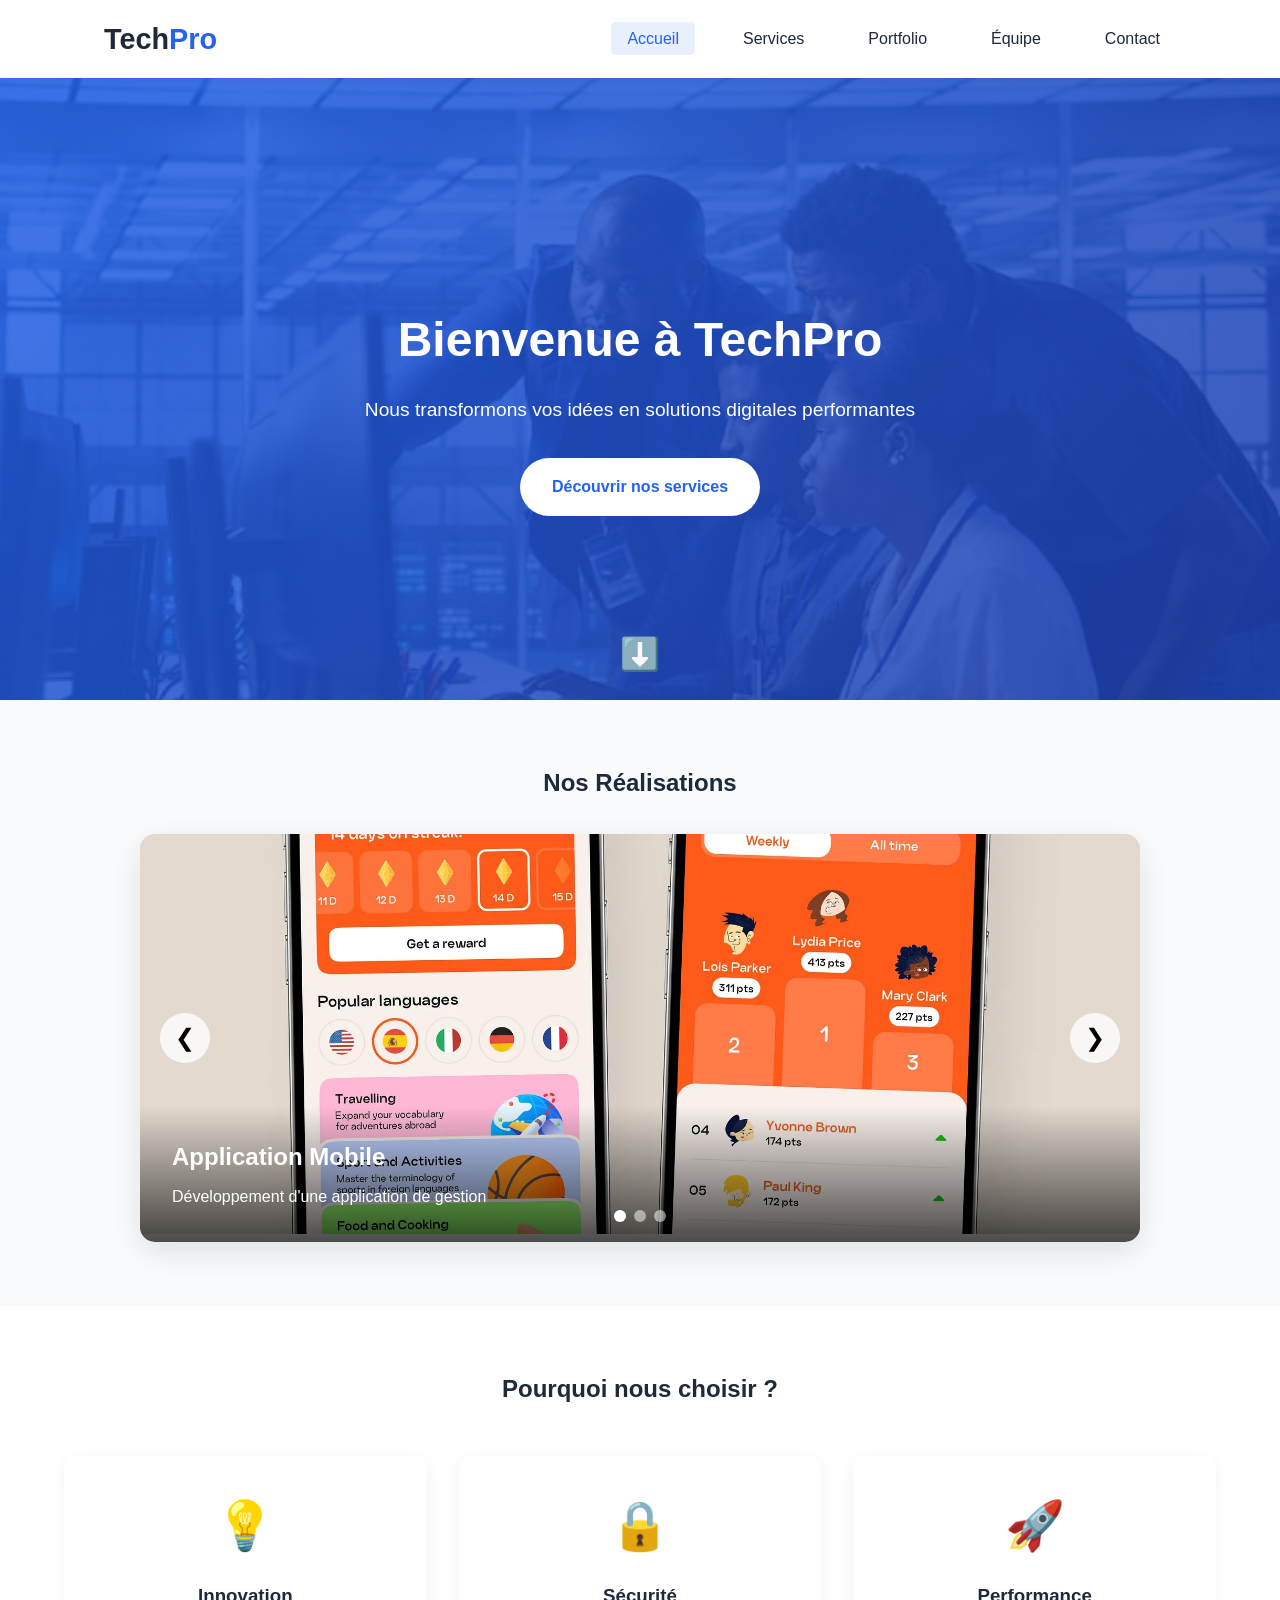
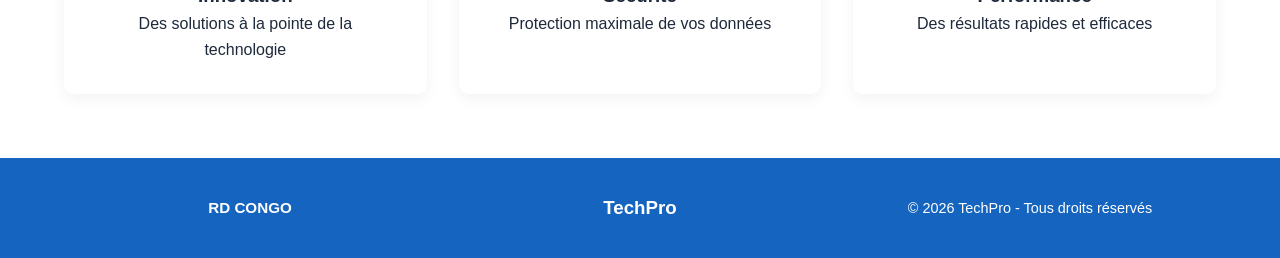
<file: index.html>
<!DOCTYPE html>
<html lang="fr">
<head>
    <meta charset="UTF-8">
    <meta name="viewport" content="width=device-width, initial-scale=1.0">
    <title>TechPro - Entreprise Informatique</title>
    <link rel="stylesheet" href="css/style.css">
</head>
<body>
    <!-- Header -->
 <header>
    <nav>
      <div class="logo">
        <h1>Tech<span>Pro</span></h1>
      </div>

      <input type="checkbox" id="burger-toggler">

      <label for="burger-toggler" class="burger">
        <div class="line1"></div>
        <div class="line2"></div>
        <div class="line3"></div>
      </label>

      <ul class="nav-links">
        <li><a href="index.html" class="active">Accueil</a></li>
        <li><a href="services.html">Services</a></li>
        <li><a href="portfolio.html">Portfolio</a></li>
        <li><a href="equipe.html">Équipe</a></li>
        <li><a href="contact.html">Contact</a></li>
      </ul>
    </nav>
  </header>

    <!-- Hero Section -->
    
<section class="hero">
    <!-- Le fond est géré par le CSS -->
    <div class="hero-content">
        <h1 class="scroll-reveal">Bienvenue à TechPro</h1>
        <p class="scroll-reveal" style="transition-delay: 0.2s;">
            Nous transformons vos idées en solutions digitales performantes
        </p>
        <a href="services.html" class="btn-primary scroll-reveal" style="transition-delay: 0.4s;">
            Découvrir nos services
        </a>
    </div>


<div class="scroll-indicator">
    <span>⬇️</span>
</div>

</section>
    <!-- Carousel Section -->
    <section class="carousel-section">
        <h2>Nos Réalisations</h2>
        <div class="carousel-container">
            <div class="carousel-slide">
                <div class="carousel-item active">
                    <img src="image/image1.webp" alt="Projet 1">
                    <div class="carousel-caption">
                        <h3>Application Mobile</h3>
                        <p>Développement d'une application de gestion</p>
                    </div>
                </div>
                <div class="carousel-item">
                    <img src="image/image2.jpg" alt="Projet 2">
                    <div class="carousel-caption">
                        <h3>Site E-commerce</h3>
                        <p>Plateforme de vente en ligne</p>
                    </div>
                </div>
                <div class="carousel-item">
                    <img src="image/image3.jpg" alt="Projet 3">
                    <div class="carousel-caption">
                        <h3>Logiciel ERP</h3>
                        <p>Solution de gestion d'entreprise</p>
                    </div>
                </div>
            </div>
            <button class="carousel-btn prev" onclick="changeSlide(-1)">&#10094;</button>
            <button class="carousel-btn next" onclick="changeSlide(1)">&#10095;</button>
            <div class="carousel-dots">
                <span class="dot active" onclick="currentSlide(0)"></span>
                <span class="dot" onclick="currentSlide(1)"></span>
                <span class="dot" onclick="currentSlide(2)"></span>
            </div>
        </div>
    </section>

    <!-- Features -->
    <section class="features">
        <h2>Pourquoi nous choisir ?</h2>
        <div class="features-grid">
            <div class="feature-card">
                <div class="feature-icon">💡</div>
                <h3>Innovation</h3>
                <p>Des solutions à la pointe de la technologie</p>
            </div>
            <div class="feature-card">
                <div class="feature-icon">🔒</div>
                <h3>Sécurité</h3>
                <p>Protection maximale de vos données</p>
            </div>
            <div class="feature-card">
                <div class="feature-icon">🚀</div>
                <h3>Performance</h3>
                <p>Des résultats rapides et efficaces</p>
            </div>
        </div>
    </section>

    <footer>
        <div class="footer-contenair">
             <div class="footer-country">
            <span>RD CONGO</span>
        </div>

            <div class="footer-logo">
                <h3>TechPro</h3>
            </div>
            <div class="footer-copyright">
                <p>&copy; 2026 TechPro - Tous droits réservés</p>
            </div>
        </div>
    </footer>

    <script src="js/script.js"></script>
</body>
</html>
</file>
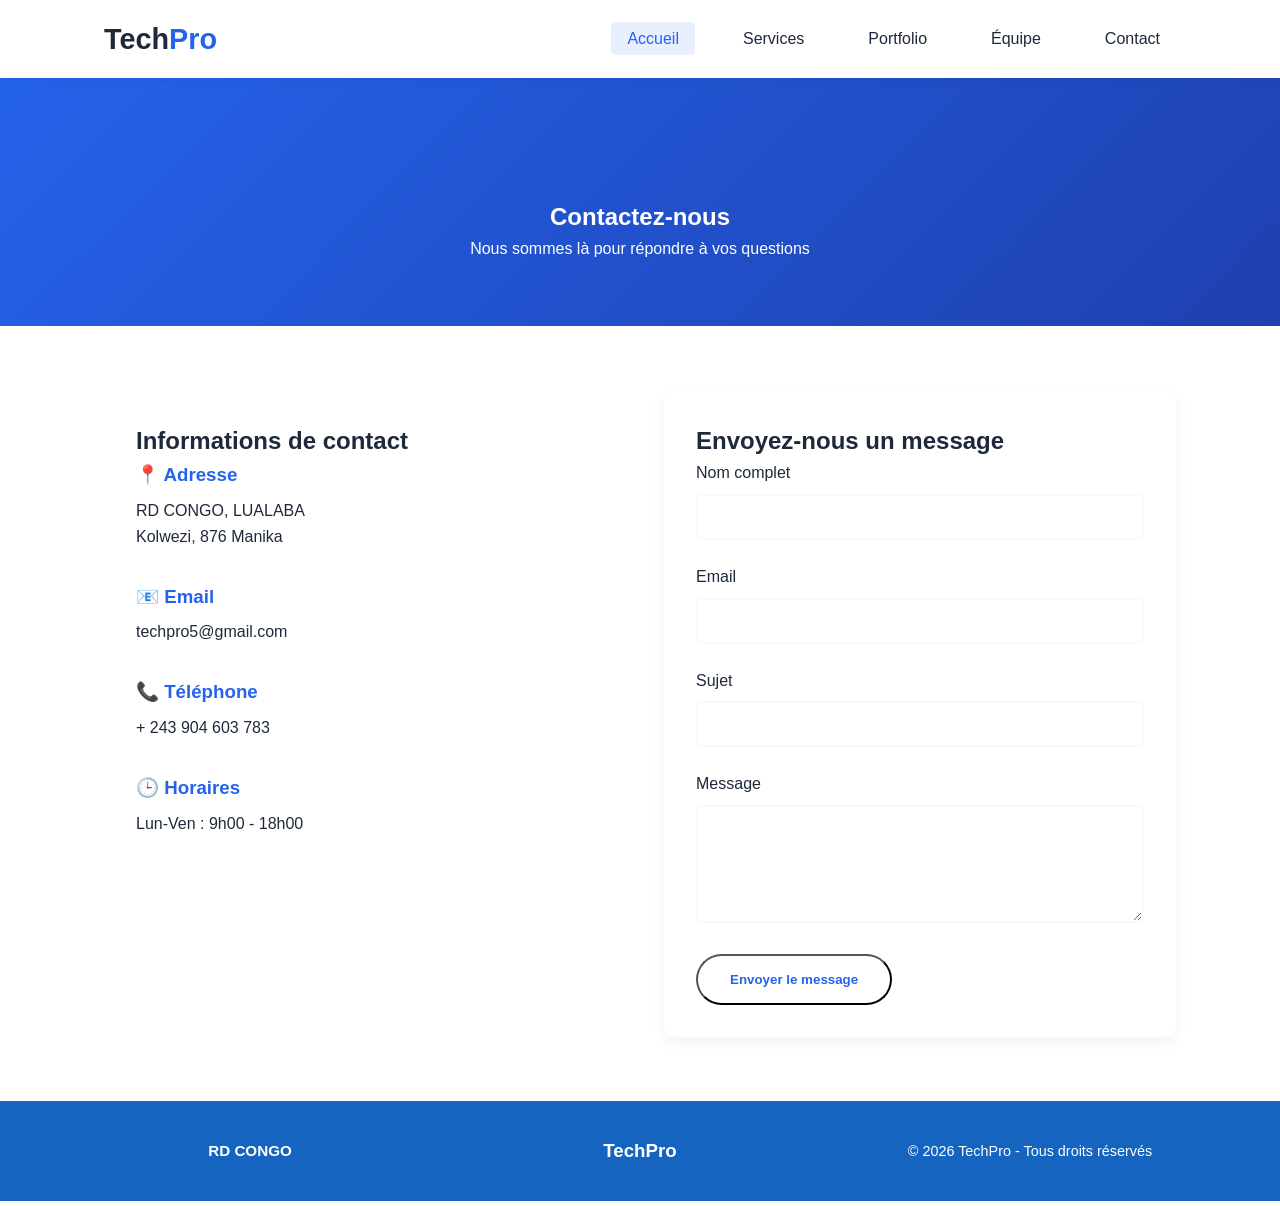
<file: contact.html>
<!DOCTYPE html>
<html lang="fr">
<head>
    <meta charset="UTF-8">
    <meta name="viewport" content="width=device-width, initial-scale=1.0">
    <title>Contact - TechPro</title>
    <link rel="stylesheet" href="css/style.css">
</head>
<body>
   <header>
    <nav>
      <div class="logo">
        <h1>Tech<span>Pro</span></h1>
      </div>

      <input type="checkbox" id="burger-toggler">

      <label for="burger-toggler" class="burger">
        <div class="line1"></div>
        <div class="line2"></div>
        <div class="line3"></div>
      </label>

      <ul class="nav-links">
        <li><a href="index.html" class="active">Accueil</a></li>
        <li><a href="services.html">Services</a></li>
        <li><a href="portfolio.html">Portfolio</a></li>
        <li><a href="equipe.html">Équipe</a></li>
        <li><a href="contact.html">Contact</a></li>
      </ul>
    </nav>
  </header>

    <main>
        <section class="page-header">
            <h1>Contactez-nous</h1>
            <p>Nous sommes là pour répondre à vos questions</p>
        </section>

        <section class="contact-section">
            <div class="contact-info">
                <h2>Informations de contact</h2>
                <div class="info-item">
                    <h3>📍 Adresse</h3>
                    <p>RD CONGO, LUALABA<br>Kolwezi, 876 Manika</p>
                </div>
                <div class="info-item">
                    <h3>📧 Email</h3>
                    <p>techpro5@gmail.com</p>
                </div>
                <div class="info-item">
                    <h3>📞 Téléphone</h3>
                    <p>+ 243 904 603 783</p>
                </div>
                <div class="info-item">
                    <h3>🕒 Horaires</h3>
                    <p>Lun-Ven : 9h00 - 18h00</p>
                </div>
            </div>

            <div class="contact-form">
                <h2>Envoyez-nous un message</h2>
                <form id="contactForm" onsubmit="return validateForm()">
                    <div class="form-group">
                        <label for="name">Nom complet</label>
                        <input type="text" id="name" name="name" required>
                        <span class="error-message" id="nameError"></span>
                    </div>
                    <div class="form-group">
                        <label for="email">Email</label>
                        <input type="email" id="email" name="email" required>
                        <span class="error-message" id="emailError"></span>
                    </div>
                    <div class="form-group">
                        <label for="subject">Sujet</label>
                        <input type="text" id="subject" name="subject" required>
                        <span class="error-message" id="subjectError"></span>
                    </div>
                    <div class="form-group">
                        <label for="message">Message</label>
                        <textarea id="message" name="message" rows="5" required></textarea>
                        <span class="error-message" id="messageError"></span>
                    </div>
                    <button type="submit" class="btn-primary">Envoyer le message</button>
                </form>
            </div>
        </section>
    </main>

    <footer>
       <div class="footer-contenair">
         <div class="footer-country">
            <span>RD CONGO</span>
        </div>

            <div class="footer-logo">
                <h3>TechPro</h3>
            </div>
            <div class="footer-copyright">
                <p>&copy; 2026 TechPro - Tous droits réservés</p>
            </div>
        </div>
    </footer>

    <script src="js/script.js"></script>
</body>
</html>
</file>
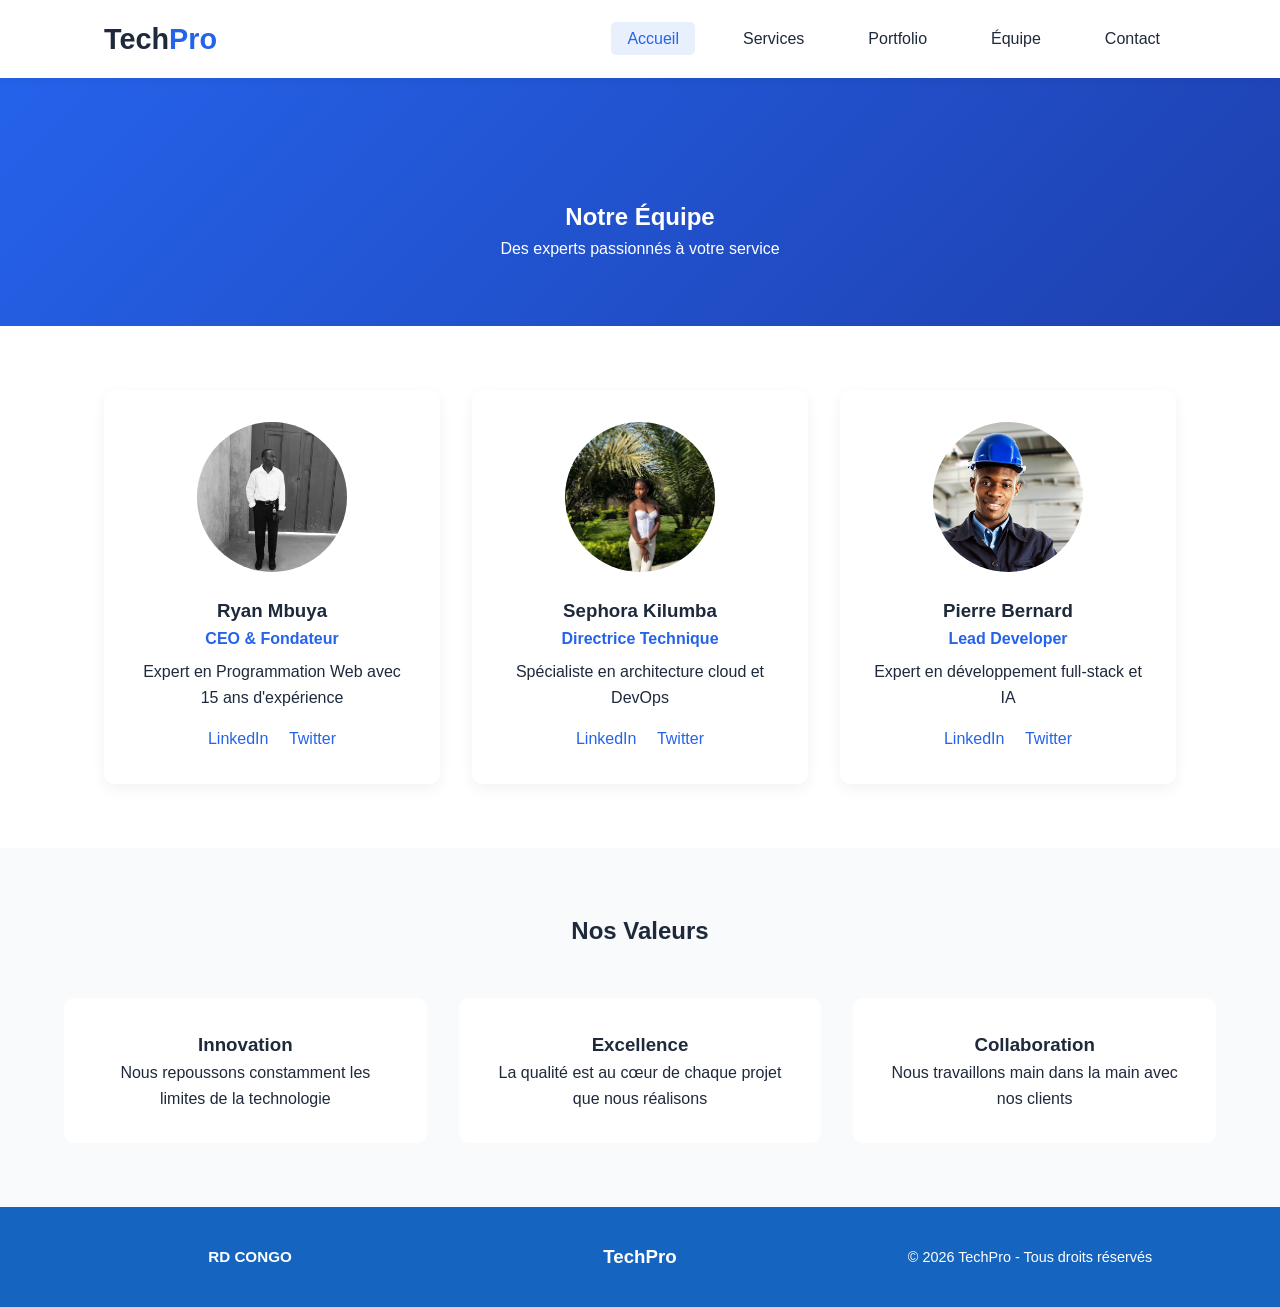
<file: equipe.html>
<!DOCTYPE html>
<html lang="fr">
<head>
    <meta charset="UTF-8">
    <meta name="viewport" content="width=device-width, initial-scale=1.0">
    <title>Équipe - TechPro</title>
    <link rel="stylesheet" href="css/style.css">
</head>
<body>
<header>
    <nav>
      <div class="logo">
        <h1>Tech<span>Pro</span></h1>
      </div>

      <input type="checkbox" id="burger-toggler">

      <label for="burger-toggler" class="burger">
        <div class="line1"></div>
        <div class="line2"></div>
        <div class="line3"></div>
      </label>

      <ul class="nav-links">
        <li><a href="index.html" class="active">Accueil</a></li>
        <li><a href="services.html">Services</a></li>
        <li><a href="portfolio.html">Portfolio</a></li>
        <li><a href="equipe.html">Équipe</a></li>
        <li><a href="contact.html">Contact</a></li>
      </ul>
    </nav>
  </header>

    <main>
        <section class="page-header">
            <h1>Notre Équipe</h1>
            <p>Des experts passionnés à votre service</p>
        </section>

        <section class="team-grid">
            <div class="team-member">
                <img src="image/image7.jpg" alt="Membre 1">
                <h3>Ryan Mbuya</h3>
                <p class="role">CEO & Fondateur</p>
                <p>Expert en Programmation Web avec 15 ans d'expérience</p>
                <div class="social-links">
                    <a href="#">LinkedIn</a>
                    <a href="#">Twitter</a>
                </div>
            </div>
            <div class="team-member">
                <img src="image/image14.jpg" alt="Membre 2">
                <h3>Sephora Kilumba</h3>
                <p class="role">Directrice Technique</p>
                <p>Spécialiste en architecture cloud et DevOps</p>
                <div class="social-links">
                    <a href="#">LinkedIn</a>
                    <a href="#">Twitter</a>
                </div>
            </div>
            <div class="team-member">
                <img src="image/ingenieur.jpg" alt="Membre 3">
                <h3>Pierre Bernard</h3>
                <p class="role">Lead Developer</p>
                <p>Expert en développement full-stack et IA</p>
                <div class="social-links">
                    <a href="#">LinkedIn</a>
                    <a href="#">Twitter</a>
                </div>
            </div>
        </section>

        <section class="values-section">
            <h2>Nos Valeurs</h2>
            <div class="values-grid">
                <div class="value-item">
                    <h3>Innovation</h3>
                    <p>Nous repoussons constamment les limites de la technologie</p>
                </div>
                <div class="value-item">
                    <h3>Excellence</h3>
                    <p>La qualité est au cœur de chaque projet que nous réalisons</p>
                </div>
                <div class="value-item">
                    <h3>Collaboration</h3>
                    <p>Nous travaillons main dans la main avec nos clients</p>
                </div>
            </div>
        </section>
    </main>

    <footer>
        <div class="footer-contenair">
             <div class="footer-country">
            <span>RD CONGO</span>
        </div>

            <div class="footer-logo">
                <h3>TechPro</h3>
            </div>
            <div class="footer-copyright">
                <p>&copy; 2026 TechPro - Tous droits réservés</p>
            </div>
        </div>
    </footer>

    <script src="js/script.js"></script>
</body>
</html>
</file>
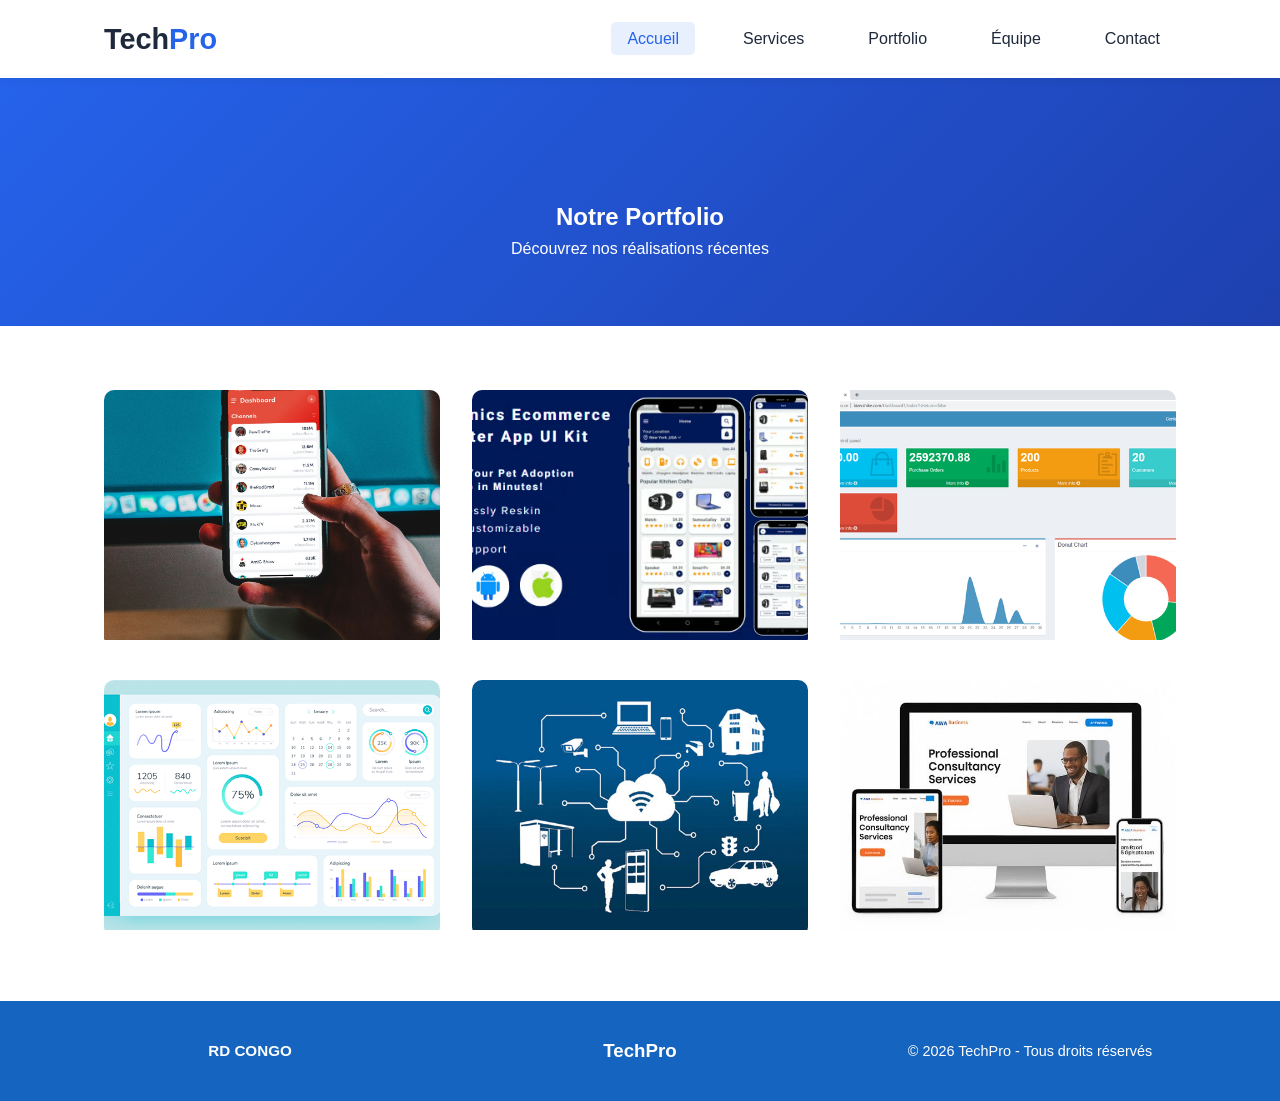
<file: portfolio.html>
<!DOCTYPE html>
<html lang="fr">
<head>
    <meta charset="UTF-8">
    <meta name="viewport" content="width=device-width, initial-scale=1.0">
    <title>Portfolio - TechPro</title>
    <link rel="stylesheet" href="css/style.css">
</head>
<body>
  <header>
    <nav>
      <div class="logo">
        <h1>Tech<span>Pro</span></h1>
      </div>

      <input type="checkbox" id="burger-toggler">

      <label for="burger-toggler" class="burger">
        <div class="line1"></div>
        <div class="line2"></div>
        <div class="line3"></div>
      </label>

      <ul class="nav-links">
        <li><a href="index.html" class="active">Accueil</a></li>
        <li><a href="services.html">Services</a></li>
        <li><a href="portfolio.html">Portfolio</a></li>
        <li><a href="equipe.html">Équipe</a></li>
        <li><a href="contact.html">Contact</a></li>
      </ul>
    </nav>
  </header>

    <main>
        <section class="page-header">
            <h1>Notre Portfolio</h1>
            <p>Découvrez nos réalisations récentes</p>
        </section>

        <section class="portfolio-grid">
            <div class="portfolio-item">
                <div class="portfolio-image">
                    <img src="image/image8.jpg" alt="Projet 1">
                    <div class="portfolio-overlay">
                        <h3>App de Gestion</h3>
                        <p>Application mobile de gestion d'équipe</p>
                    </div>
                </div>
            </div>
            <div class="portfolio-item">
                <div class="portfolio-image">
                    <img src="image/image9.avif" alt="Projet 2">
                    <div class="portfolio-overlay">
                        <h3>Site E-commerce</h3>
                        <p>Plateforme de vente de produits tech</p>
                    </div>
                </div>
            </div>
            <div class="portfolio-item">
                <div class="portfolio-image">
                    <img src="image/image10.png" alt="Projet 3">
                    <div class="portfolio-overlay">
                        <h3>ERP Entreprise</h3>
                        <p>Logiciel de gestion intégré</p>
                    </div>
                </div>
            </div>
            <div class="portfolio-item">
                <div class="portfolio-image">
                    <img src="image/image11.png" alt="Projet 4">
                    <div class="portfolio-overlay">
                        <h3>Dashboard Analytics</h3>
                        <p>Tableau de bord de données temps réel</p>
                    </div>
                </div>
            </div>
            <div class="portfolio-item">
                <div class="portfolio-image">
                    <img src="image/image12.jpg" alt="Projet 5">
                    <div class="portfolio-overlay">
                        <h3>Application IoT</h3>
                        <p>Solution de gestion d'objets connectés</p>
                    </div>
                </div>
            </div>
            <div class="portfolio-item">
                <div class="portfolio-image">
                    <img src="image/image13.jpg" alt="Projet 6">
                    <div class="portfolio-overlay">
                        <h3>Site Vitrine</h3>
                        <p>Site web institutionnel pour startup</p>
                    </div>
                </div>
            </div>
        </section>
    </main>

    <footer>
       <div class="footer-contenair">
        <div class="footer-country">
            <span>RD CONGO</span>
        </div>

            <div class="footer-logo">
                <h3>TechPro</h3>
            </div>
            <div class="footer-copyright">
                <p>&copy; 2026 TechPro - Tous droits réservés</p>
            </div>
        </div>
    </footer>

   <script src="js/script.js"></script>
</body>
</html>
</file>
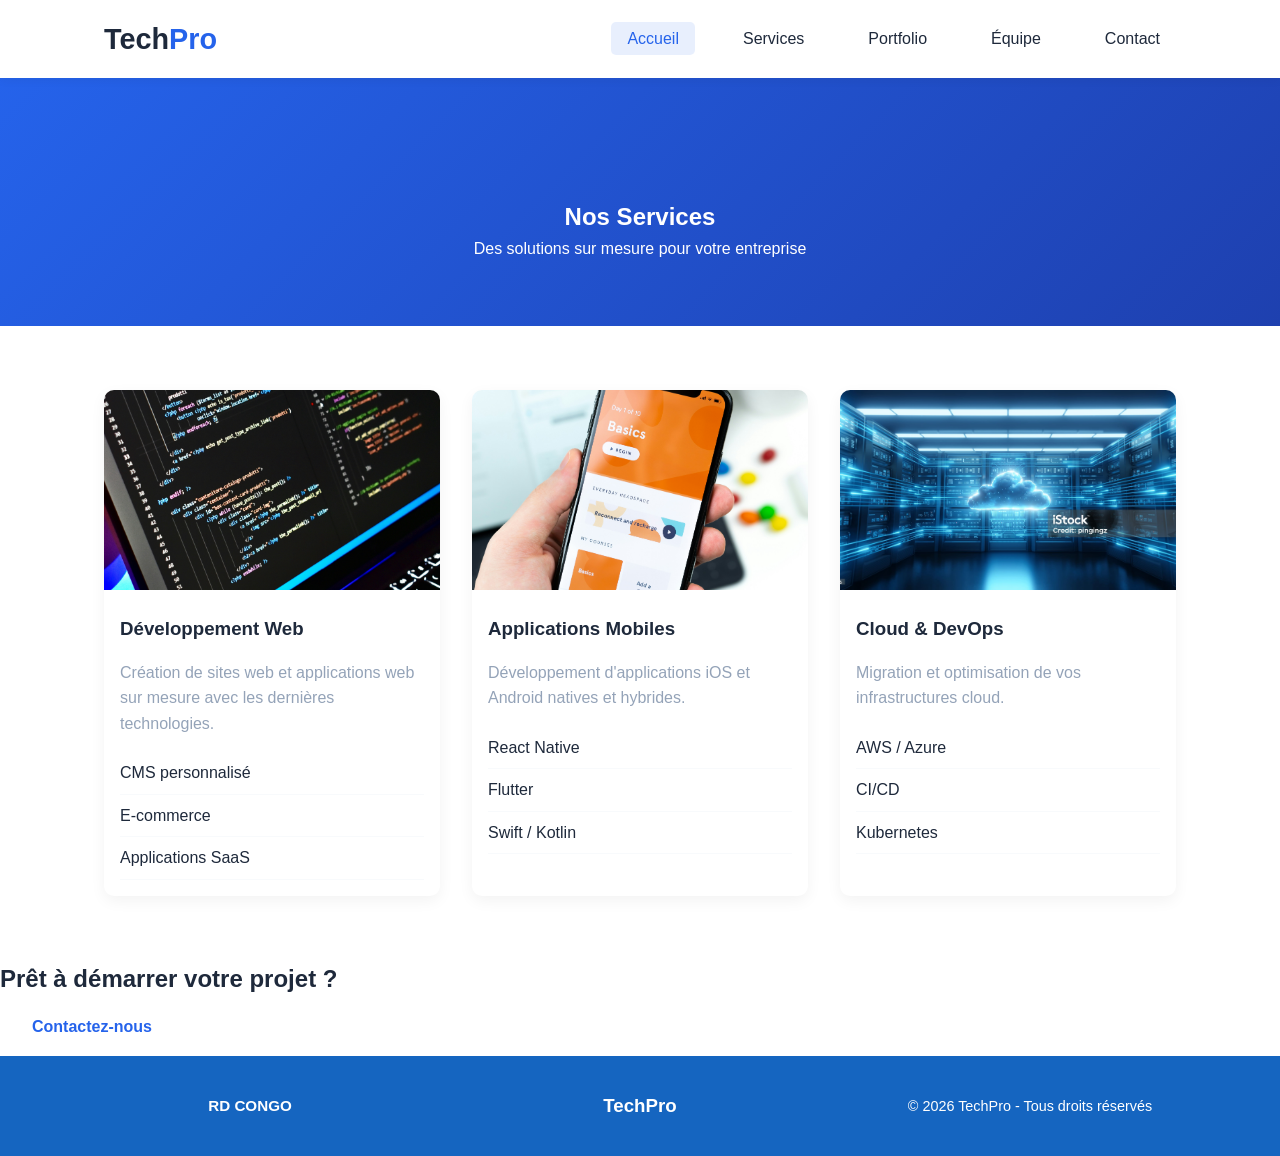
<file: services.html>
<!DOCTYPE html>
<html lang="fr">
<head>
    <meta charset="UTF-8">
    <meta name="viewport" content="width=device-width, initial-scale=1.0">
    <title>Services - TechPro</title>
    <link rel="stylesheet" href="css/style.css">
</head>
<body>
  <header>
    <nav>
      <div class="logo">
        <h1>Tech<span>Pro</span></h1>
      </div>

      <input type="checkbox" id="burger-toggler">

      <label for="burger-toggler" class="burger">
        <div class="line1"></div>
        <div class="line2"></div>
        <div class="line3"></div>
      </label>

      <ul class="nav-links">
        <li><a href="index.html" class="active">Accueil</a></li>
        <li><a href="services.html">Services</a></li>
        <li><a href="portfolio.html">Portfolio</a></li>
        <li><a href="equipe.html">Équipe</a></li>
        <li><a href="contact.html">Contact</a></li>
      </ul>
    </nav>
  </header>

</section>

    <main>
        <section class="page-header">
            <h1>Nos Services</h1>
            <p>Des solutions sur mesure pour votre entreprise</p>
        </section>

        <section class="services-grid">
            <div class="service-card">
                <img src="image/image4.jpg" alt="Développement Web">
                <h3>Développement Web</h3>
                <p>Création de sites web et applications web sur mesure avec les dernières technologies.</p>
                <ul class="service-features">
                    <li>CMS personnalisé</li>
                    <li>E-commerce</li>
                    <li>Applications SaaS</li>
                </ul>
            </div>
            <div class="service-card">
                <img src="image/image5.jpg" alt="Mobile">
                <h3>Applications Mobiles</h3>
                <p>Développement d'applications iOS et Android natives et hybrides.</p>
                <ul class="service-features">
                    <li>React Native</li>
                    <li>Flutter</li>
                    <li>Swift / Kotlin</li>
                </ul>
            </div>
            <div class="service-card">
                <img src="image/image6.jpg" alt="Cloud">
                <h3>Cloud & DevOps</h3>
                <p>Migration et optimisation de vos infrastructures cloud.</p>
                <ul class="service-features">
                    <li>AWS / Azure</li>
                    <li>CI/CD</li>
                    <li>Kubernetes</li>
                </ul>
            </div>
        </section>

        <section class="cta-section">
            <h2>Prêt à démarrer votre projet ?</h2>
            <a href="contact.html" class="btn-primary">Contactez-nous</a>
        </section>
    </main>

    <footer>
     <div class="footer-contenair">
         <div class="footer-country">
            <span> RD CONGO</span>
        </div>

            <div class="footer-logo">
                <h3>TechPro</h3>
            </div>
            <div class="footer-copyright">
                <p>&copy; 2026 TechPro - Tous droits réservés</p>
            </div>
        </div>
    </footer>

    <script src="js/script.js"></script>
</body>
</html>
</file>
<file: css/style.css>
/* Reset et styles de base */
* {
    margin: 0;
    padding: 0;
    box-sizing: border-box;
}

:root {
    --primary: #2563eb;
    --secondary: #1e293b;
    --light: #f8fafc;
    --gray: #94a3b8;
    --white: #ffffff;
}

body {
    font-family: 'Segoe UI', Tahoma, Geneva, Verdana, sans-serif;
    line-height: 1.6;
    color: var(--secondary);
    background-color: var(--white);
}

/* Header et Navigation */
header {
    background-color: var(--white);
    box-shadow: 0 2px 10px rgba(0,0,0,0.1);
    position: fixed;
    width: 100%;
    top: 0;
    z-index: 1000;
}

nav {
    display: flex;
    justify-content: space-between;
    align-items: center;
    padding: 1rem 5%;
    max-width: 1200px;
    margin: 0 auto;
}

.logo h1 {
    font-size: 1.8rem;
    color: var(--secondary);
}

.logo span {
    color: var(--primary);
}

.nav-links {
    display: flex;
    list-style: none;
    gap: 2rem;
}

.nav-links a {
    text-decoration: none;
    color: var(--secondary);
    font-weight: 500;
    transition: color 0.3s;
    padding: 0.5rem 1rem;
    border-radius: 5px;
}

.nav-links a:hover,
.nav-links a.active {
    color: var(--primary);
    background-color: rgba(37, 99, 235, 0.1);
}

/* Burger Menu */
.burger {
    display: none;
    flex-direction: column;
    cursor: pointer;
}

.burger div {
    width: 25px;
    height: 3px;
    background-color: var(--secondary);
    margin: 3px 0;
    transition: 0.3s;
}

/* Hero Section */
.hero {
    background: linear-gradient(135deg, var(--primary), #1e40af);
    color: var(--white);
    padding: 8rem 5% 5rem;
    text-align: center;
    margin-top: 70px;
}

.hero-content {
    max-width: 800px;
    margin: 0 auto;
}

.hero h1 {
    font-size: 3rem;
    margin-bottom: 1rem;
}

.hero p {
    font-size: 1.2rem;
    margin-bottom: 2rem;
    opacity: 0.9;
}

/* Boutons */
.btn-primary {
    display: inline-block;
    padding: 1rem 2rem;
    background-color: var(--white);
    color: var(--primary);
    text-decoration: none;
    border-radius: 50px;
    font-weight: 600;
    transition: transform 0.3s, box-shadow 0.3s;
}

.btn-primary:hover {
    transform: translateY(-2px);
    box-shadow: 0 10px 20px rgba(0,0,0,0.2);
}

/* Carousel */
.carousel-section {
    padding: 4rem 5%;
    background-color: var(--light);
}

.carousel-section h2 {
    text-align: center;
    margin-bottom: 2rem;
    color: var(--secondary);
}

.carousel-container {
    position: relative;
    max-width: 1000px;
    margin: 0 auto;
    overflow: hidden;
    border-radius: 15px;
    box-shadow: 0 10px 30px rgba(0,0,0,0.1);
}

.carousel-slide {
    display: flex;
    transition: transform 0.5s ease-in-out;
}

.carousel-item {
    min-width: 100%;
    position: relative;
}

.carousel-item img {
    width: 100%;
    height: 400px;
    object-fit: cover;
}

.carousel-caption {
    position: absolute;
    bottom: 0;
    left: 0;
    right: 0;
    padding: 2rem;
    background: linear-gradient(transparent, rgba(0,0,0,0.7));
    color: var(--white);
}

.carousel-caption h3 {
    font-size: 1.5rem;
    margin-bottom: 0.5rem;
}

.carousel-btn {
    position: absolute;
    top: 50%;
    transform: translateY(-50%);
    background: rgba(255,255,255,0.8);
    border: none;
    padding: 1rem;
    cursor: pointer;
    font-size: 1.5rem;
    border-radius: 50%;
    transition: background 0.3s;
    width: 50px;
    height: 50px;
    display: flex;
    align-items: center;
    justify-content: center;
}

.carousel-btn:hover {
    background: var(--white);
}

.carousel-btn.prev {
    left: 20px;
}

.carousel-btn.next {
    right: 20px;
}

.carousel-dots {
    position: absolute;
    bottom: 20px;
    left: 50%;
    transform: translateX(-50%);
    display: flex;
    gap: 0.5rem;
}

.dot {
    width: 12px;
    height: 12px;
    border-radius: 50%;
    background: rgba(255,255,255,0.5);
    cursor: pointer;
    transition: background 0.3s;
}

.dot.active {
    background: var(--white);
}

/* Features */
.features {
    padding: 4rem 5%;
}

.features h2 {
    text-align: center;
    margin-bottom: 3rem;
    color: var(--secondary);
}

.features-grid {
    display: grid;
    grid-template-columns: repeat(auto-fit, minmax(250px, 1fr));
    gap: 2rem;
    max-width: 1200px;
    margin: 0 auto;
}

.feature-card {
    text-align: center;
    padding: 2rem;
    background: var(--white);
    border-radius: 10px;
    box-shadow: 0 5px 15px rgba(0,0,0,0.05);
    transition: transform 0.3s;
}

.feature-card:hover {
    transform: translateY(-5px);
}

.feature-icon {
    font-size: 3rem;
    margin-bottom: 1rem;
}

/* Services Page */
.page-header {
    background: linear-gradient(135deg, var(--primary), #1e40af);
    color: var(--white);
    padding: 8rem 5% 4rem;
    text-align: center;
    margin-top: 70px;
}

.services-grid {
    display: grid;
    grid-template-columns: repeat(auto-fit, minmax(300px, 1fr));
    gap: 2rem;
    padding: 4rem 5%;
    max-width: 1200px;
    margin: 0 auto;
}

.service-card {
    background: var(--white);
    border-radius: 10px;
    overflow: hidden;
    box-shadow: 0 5px 15px rgba(0,0,0,0.05);
    transition: transform 0.3s;
}

.service-card:hover {
    transform: translateY(-5px);
}

.service-card img {
    width: 100%;
    height: 200px;
    object-fit: cover;
}

.service-card h3 {
    padding: 1rem;
    color: var(--secondary);
}

.service-card p {
    padding: 0 1rem;
    color: var(--gray);
}

.service-features {
    list-style: none;
    padding: 1rem;
}

.service-features li {
    padding: 0.5rem 0;
    border-bottom: 1px solid var(--light);
}

/* Portfolio */
.portfolio-grid {
    display: grid;
    grid-template-columns: repeat(auto-fit, minmax(300px, 1fr));
    gap: 2rem;
    padding: 4rem 5%;
    max-width: 1200px;
    margin: 0 auto;
}

.portfolio-item {
    position: relative;
    overflow: hidden;
    border-radius: 10px;
    cursor: pointer;
}

.portfolio-image {
    position: relative;
    overflow: hidden;
}

.portfolio-image img {
    width: 100%;
    height: 250px;
    object-fit: cover;
    transition: transform 0.3s;
}

.portfolio-overlay {
    position: absolute;
    bottom: -100%;
    left: 0;
    right: 0;
    padding: 2rem;
    background: rgba(37, 99, 235, 0.9);
    color: var(--white);
    transition: bottom 0.3s;
}

.portfolio-item:hover .portfolio-overlay {
    bottom: 0;
}

.portfolio-item:hover img {
    transform: scale(1.1);
}

/* Team */
.team-grid {
    display: grid;
    grid-template-columns: repeat(auto-fit, minmax(280px, 1fr));
    gap: 2rem;
    padding: 4rem 5%;
    max-width: 1200px;
    margin: 0 auto;
}

.team-member {
    text-align: center;
    padding: 2rem;
    background: var(--white);
    border-radius: 10px;
    box-shadow: 0 5px 15px rgba(0,0,0,0.05);
}

.team-member img {
    width: 150px;
    height: 150px;
    border-radius: 50%;
    object-fit: cover;
    margin-bottom: 1rem;
}

.team-member .role {
    color: var(--primary);
    font-weight: 600;
    margin-bottom: 0.5rem;
}

.social-links {
    margin-top: 1rem;
}

.social-links a {
    color: var(--primary);
    text-decoration: none;
    margin: 0 0.5rem;
}

/* Values */
.values-section {
    padding: 4rem 5%;
    background-color: var(--light);
}

.values-section h2 {
    text-align: center;
    margin-bottom: 3rem;
}

.values-grid {
    display: grid;
    grid-template-columns: repeat(auto-fit, minmax(250px, 1fr));
    gap: 2rem;
    max-width: 1200px;
    margin: 0 auto;
}

.value-item {
    text-align: center;
    padding: 2rem;
    background: var(--white);
    border-radius: 10px;
}

/* Contact */
.contact-section {
    display: grid;
    grid-template-columns: 1fr 1fr;
    gap: 3rem;
    padding: 4rem 5%;
    max-width: 1200px;
    margin: 0 auto;
}

.contact-info {
    padding: 2rem;
}

.info-item {
    margin-bottom: 2rem;
}

.info-item h3 {
    color: var(--primary);
    margin-bottom: 0.5rem;
}

.contact-form {
    padding: 2rem;
    background: var(--white);
    border-radius: 10px;
    box-shadow: 0 5px 15px rgba(0,0,0,0.05);
}

.form-group {
    margin-bottom: 1.5rem;
}

.form-group label {
    display: block;
    margin-bottom: 0.5rem;
    font-weight: 500;
}

.form-group input,
.form-group textarea {
    width: 100%;
    padding: 0.75rem;
    border: 2px solid var(--light);
    border-radius: 5px;
    font-size: 1rem;
    transition: border-color 0.3s;
}

.form-group input:focus,
.form-group textarea:focus {
    outline: none;
    border-color: var(--primary);
}

.error-message {
    color: #dc2626;
    font-size: 0.875rem;
    display: none;
}

/* --- Style du footer --- */

footer {

    background-color: #1565C0;
    color: #ffffff;
    padding: 12px 0;
    width: 100%;

}

.footer-contenair {

   width: 100%;
   max-width: 1200px;
   margin: 0 auto;
   padding: 0 40px;
   display: flex !important;
   flex-direction: row;
   justify-content: space-between;
   align-items: center;
   box-sizing: border-box;


}

.footer-country {

    font-weight: bold;
    font-size: 0.95rem;
}



.footer-copyright p {

    margin: 0;
    font-size: 0.9rem;


}

/* ============================================
   EFFET PARALLAXE - À AJOUTER À LA FIN DE style.css
   ============================================ */

/* SECTION HERO AVEC PARALLAXE */
.hero {
    background: linear-gradient(135deg, var(--primary), #1e40af);
    color: var(--white);
    padding: 8rem 5% 5rem;
    text-align: center;
    margin-top: 70px;
    position: relative;
    overflow: hidden;
    min-height: 70vh;
    display: flex;
    align-items: center;
    justify-content: center;
}

/* Image de fond avec effet parallaxe */
.hero::before {
    content: '';
    position: absolute;
    top: 0;
    left: 0;
    right: 0;
    bottom: 0;
    background-image: url('../image/image17.jpg');
    background-size: cover;
    background-position: center;
    background-attachment: fixed;
    opacity: 0.15;
    z-index: 0;
}

.hero-content {
    position: relative;
    z-index: 1;
}

/* SECTIONS PARALLAXE */
.parallax-section {
    position: relative;
    background-attachment: fixed;
    background-size: cover;
    background-position: center;
    padding: 6rem 5%;
    color: var(--white);
    text-align: center;
    overflow: hidden;
}

.parallax-1 {
    background-image: linear-gradient(rgba(37, 99, 235, 0.85), rgba(30, 64, 175, 0.85)), 
                      url('../images/parallax1.jpg');
    background-attachment: fixed;
    background-size: cover;
    background-position: center;
}

.parallax-2 {
    background-image: linear-gradient(rgba(30, 41, 59, 0.85), rgba(15, 23, 42, 0.85)), 
                      url('../images/parallax2.jpg');
    background-attachment: fixed;
    background-size: cover;
    background-position: center;
}

.parallax-3 {
    background-image: linear-gradient(rgba(37, 99, 235, 0.85), rgba(30, 64, 175, 0.85)), 
                      url('../images/parallax3.jpg');
    background-attachment: fixed;
    background-size: cover;
    background-position: center;
}

.parallax-content {
    max-width: 800px;
    margin: 0 auto;
    position: relative;
    z-index: 1;
}

.parallax-content h2 {
    font-size: 2.5rem;
    margin-bottom: 1rem;
}

.parallax-content p {
    font-size: 1.2rem;
    opacity: 0.9;
}

/* RÉVÉLATION AU SCROLL */
.scroll-reveal {
    opacity: 0;
    transform: translateY(30px);
    transition: opacity 0.6s ease, transform 0.6s ease;
}

.scroll-reveal.visible {
    opacity: 1;
    transform: translateY(0);
}

/* MOBILE - Désactiver le parallaxe sur petits écrans */
@media (max-width: 768px) {
    .hero::before {
        background-attachment: scroll;
    }
    
    .parallax-section {
        background-attachment: scroll;
    }
    
    .parallax-content h2 {
        font-size: 1.8rem;
    }
}

.scroll-indicator {

    position: absolute;
    bottom: 20px;
    left: 50%;
    transform: translate(-50%);
    font-size: 2rem;
    color: white;
    animation: bounce 2s infinite;
}

@keyframes bounce {

    0%, 20%, 50%, 100% { transform: translate(-50%, 0);}
    40% { transform: translate(-50%, -10px);}
    60% { transform: translate(-50%, -5px);}
}




/* Cache la case à cocher sur PC et Mobile */
#burger-toggler {
  display: none;
}

/* ==========================================================================
   VERSION MOBILE (Écrans de moins de 768px)
   ========================================================================== */
@media (max-width: 768px) {
  
  nav {
    position: relative;
    display: flex;
    justify-content: space-between;
    align-items: center;
    width: 100%;
    padding: 10px 20px !important;
    z-index: 1000;
  }

  /* Rend le bouton burger visible et cliquable */
  .burger {
    display: block !important;
    cursor: pointer;
  }

  /* Style de tes trois lignes du burger */
  .burger div {
    width: 25px;
    height: 3px;
    background-color: #333; /* Change la couleur si ton fond est sombre */
    margin: 5px;
    transition: all 0.3s ease;
  }

  /* Transformation de ta liste de liens en menu déroulant plein écran */
  .nav-links {
    position: absolute;
    top: 100%;
    left: 0;
    width: 100%;
    height: calc(100vh - 60px); /* Prend tout l'écran sous le menu */
    background-color: #1a1e29; /* Fond sombre comme FastBite */
    display: flex !important;
    flex-direction: column !important;
    align-items: center;
    justify-content: center;
    gap: 30px;
    list-style: none;
    padding: 0;
    margin: 0;
    
    /* Effet masqué par défaut */
    opacity: 0;
    visibility: hidden;
    transform: translateY(-20px);
    transition: all 0.4s ease;
  }

  .nav-links li a {
    color: #ffffff !important; /* Liens écrits en blanc */
    font-size: 1.4rem;
    text-decoration: none;
  }

  /* ACTION : Quand on clique sur le burger, on affiche la liste .nav-links */
  #burger-toggler:checked ~ .nav-links {
    opacity: 1;
    visibility: visible;
    transform: translateY(0);
  }

  /* ANIMATION : Transforme les 3 lignes en "X" quand le menu est ouvert */
  #burger-toggler:checked + .burger .line1 {
    transform: rotate(-45deg) translate(-5px, 6px);
  }
  #burger-toggler:checked + .burger .line2 {
    opacity: 0;
  }
  #burger-toggler:checked + .burger .line3 {
    transform: rotate(45deg) translate(-5px, -6px);
  }
}



/* Remplacement de la section footer dans ta media query existante */
  footer, .footer {
    display: flex !important;
    flex-direction: column !important; /* Force l'empilement vertical obligatoire */
    align-items: center !important;
    justify-content: center !important;
    text-align: center !important;
    height: auto !important; /* Supprime toute restriction de hauteur */
    min-height: 100px !important;
    padding: 20px 15px !important;
    gap: 10px !important; /* Ajoute un espace automatique de 10px entre chaque ligne */
  }

  /* Annulation complète des comportements de blocs internes */
  footer p, footer div, footer span, .footer div, .footer p {
    display: block !important;
    width: 100% !important;
    max-width: 100% !important;
    position: static !important; /* Désactive les positions absolues ou relatives gênantes */
    margin: 5px 0 !important;
    float: none !important; /* Élimine d'anciens comportements de flottement */
  }
</file>
